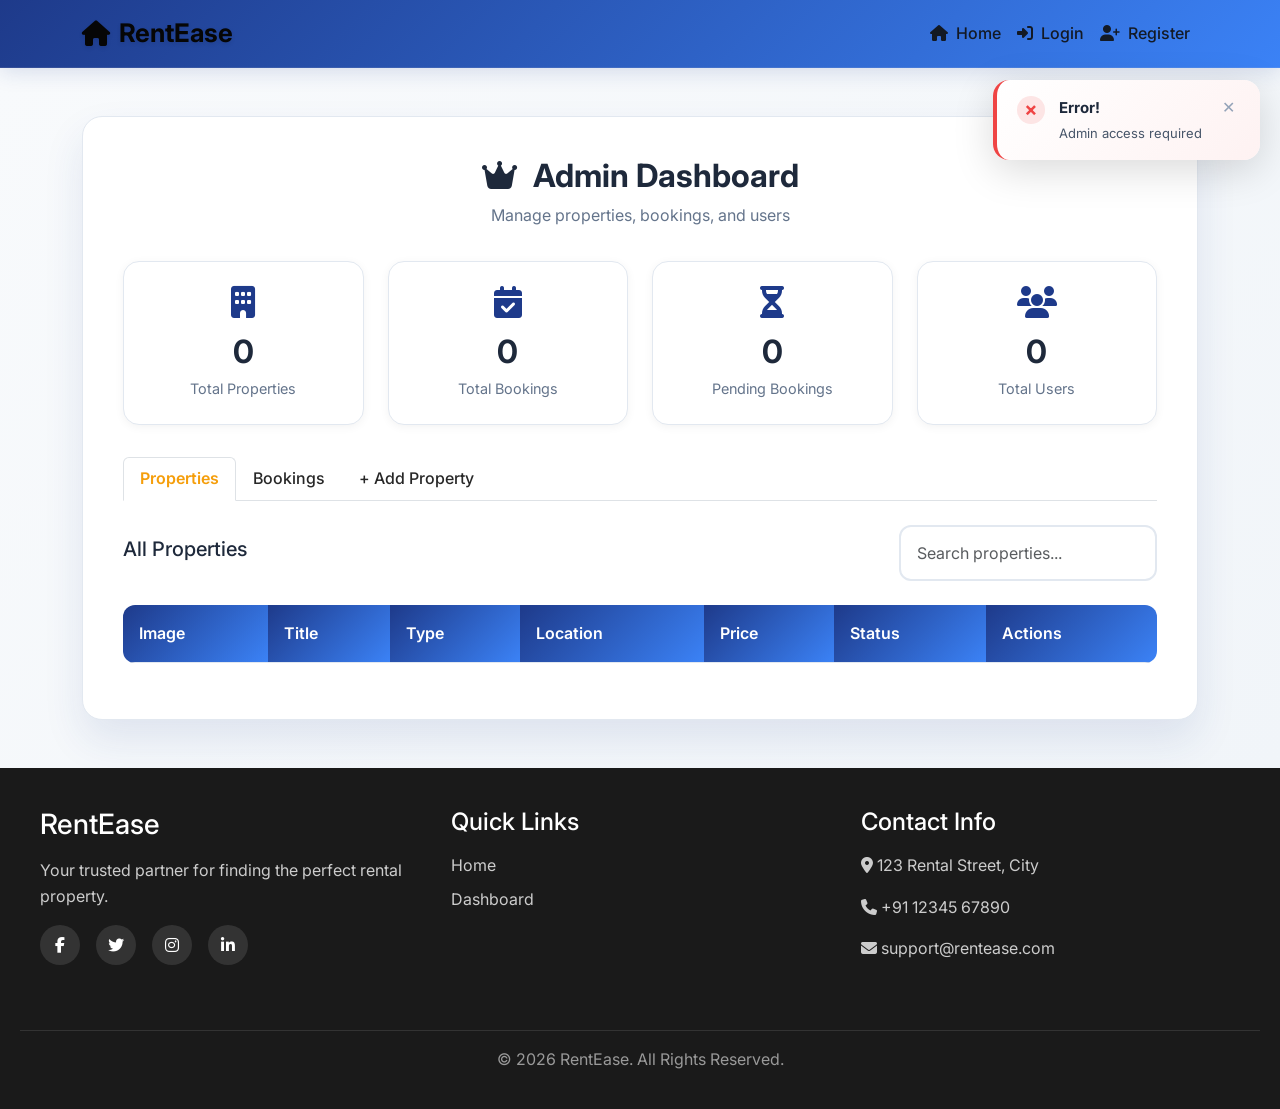
<file: frontend/admin.html>
<!DOCTYPE html>
<html lang="en">

<head>
    <meta charset="UTF-8">
    <meta name="viewport" content="width=device-width, initial-scale=1.0">
    <title>Admin Dashboard - RentEase</title>
    <link rel="preconnect" href="https://fonts.googleapis.com">
    <link rel="preconnect" href="https://fonts.gstatic.com" crossorigin>
    <link href="https://fonts.googleapis.com/css2?family=Inter:wght@300;400;500;600;700;800;900&display=swap"
        rel="stylesheet">
    <link rel="stylesheet" href="https://cdn.jsdelivr.net/npm/bootstrap@5.3.3/dist/css/bootstrap.min.css">
    <link rel="stylesheet" href="https://cdn.jsdelivr.net/npm/bootstrap-icons@1.11.0/font/bootstrap-icons.css">
    <link rel="stylesheet" href="https://cdnjs.cloudflare.com/ajax/libs/font-awesome/6.4.0/css/all.min.css">
    <link rel="stylesheet" href="css/style.css">
</head>

<body>

    <!-- Navbar -->
    <nav class="navbar navbar-expand-lg navbar-dark bg-dark">
        <div class="container">
            <a class="navbar-brand d-flex align-items-center" href="index.html">
                <i class="fas fa-home me-2"></i>
                <span>RentEase</span>
            </a>

            <button class="navbar-toggler" type="button" data-bs-toggle="collapse" data-bs-target="#navbarNav">
                <span class="navbar-toggler-icon"></span>
            </button>

            <div class="collapse navbar-collapse" id="navbarNav">
                <ul class="navbar-nav ms-auto mb-2 mb-lg-0" id="navLinks">
                    <li class="nav-item">
                        <a class="nav-link" href="index.html">
                            <i class="fas fa-home me-1"></i> Home
                        </a>
                    </li>
                </ul>
            </div>
        </div>
    </nav>

    <!-- Admin Dashboard -->
    <section class="admin-section">
        <div class="container">
            <div class="admin-card">
                <h2><i class="fas fa-crown me-2"></i> Admin Dashboard</h2>
                <p class="subtitle">Manage properties, bookings, and users</p>

                <!-- Stats -->
                <div class="stats-grid">
                    <div class="stat-card">
                        <i class="fas fa-building"></i>
                        <div class="stat-number" id="totalProperties">0</div>
                        <div class="stat-label">Total Properties</div>
                    </div>
                    <div class="stat-card">
                        <i class="fas fa-calendar-check"></i>
                        <div class="stat-number" id="totalBookings">0</div>
                        <div class="stat-label">Total Bookings</div>
                    </div>
                    <div class="stat-card">
                        <i class="fas fa-hourglass-half"></i>
                        <div class="stat-number" id="pendingBookings">0</div>
                        <div class="stat-label">Pending Bookings</div>
                    </div>
                    <div class="stat-card">
                        <i class="fas fa-users"></i>
                        <div class="stat-number" id="totalUsers">0</div>
                        <div class="stat-label">Total Users</div>
                    </div>
                </div>

                <!-- Tabs -->
                <ul class="nav nav-tabs mb-4" id="adminTabs" role="tablist">
                    <li class="nav-item">
                        <button class="nav-link active" data-bs-toggle="tab" data-bs-target="#properties"
                            type="button">Properties</button>
                    </li>
                    <li class="nav-item">
                        <button class="nav-link" data-bs-toggle="tab" data-bs-target="#bookings"
                            type="button">Bookings</button>
                    </li>
                    <li class="nav-item">
                        <button class="nav-link" data-bs-toggle="tab" data-bs-target="#addProperty" type="button">+ Add
                            Property</button>
                    </li>
                </ul>

                <div class="tab-content">
                    <!-- Properties Tab -->
                    <div class="tab-pane fade show active" id="properties">
                        <div class="d-flex justify-content-between align-items-center mb-3">
                            <h5>All Properties</h5>
                            <input type="text" id="searchProperty" class="form-control w-25"
                                placeholder="Search properties...">
                        </div>
                        <div class="table-container">
                            <table class="table">
                                <thead>
                                    <tr>
                                        <th>Image</th>
                                        <th>Title</th>
                                        <th>Type</th>
                                        <th>Location</th>
                                        <th>Price</th>
                                        <th>Status</th>
                                        <th>Actions</th>
                                    </tr>
                                </thead>
                                <tbody id="propertiesTable"></tbody>
                            </table>
                        </div>
                    </div>

                    <!-- Bookings Tab -->
                    <div class="tab-pane fade" id="bookings">
                        <div class="table-container">
                            <table class="table">
                                <thead>
                                    <tr>
                                        <th>Property</th>
                                        <th>Tenant</th>
                                        <th>Dates</th>
                                        <th>Status</th>
                                        <th>Actions</th>
                                    </tr>
                                </thead>
                                <tbody id="bookingsTable"></tbody>
                            </table>
                        </div>
                    </div>

                    <!-- Add Property Tab -->
                    <div class="tab-pane fade" id="addProperty">
                        <form id="addPropertyForm" enctype="multipart/form-data">
                            <div class="row">
                                <div class="col-md-6">
                                    <div class="form-group">
                                        <label>Title *</label>
                                        <input type="text" name="title" class="form-control" required>
                                    </div>
                                </div>
                                <div class="col-md-6">
                                    <div class="form-group">
                                        <label>Property Type *</label>
                                        <select name="type" class="form-select" required>
                                            <option value="">Select Type</option>
                                            <option value="apartment">Apartment</option>
                                            <option value="pg">PG</option>
                                            <option value="villa">Villa</option>
                                            <option value="house">House</option>
                                        </select>
                                    </div>
                                </div>
                                <div class="col-md-6">
                                    <div class="form-group">
                                        <label>Location *</label>
                                        <input type="text" name="location" class="form-control" required list="locationSuggestions">
                                        <datalist id="locationSuggestions"></datalist>
                                    </div>
                                </div>
                                <div class="col-md-6">
                                    <div class="form-group">
                                        <label>Price (₹/month) *</label>
                                        <input type="number" name="price" class="form-control" required>
                                    </div>
                                </div>
                                <div class="col-md-3">
                                    <div class="form-group">
                                        <label>Bedrooms</label>
                                        <input type="number" name="bedrooms" class="form-control" value="1">
                                    </div>
                                </div>
                                <div class="col-md-3">
                                    <div class="form-group">
                                        <label>Bathrooms</label>
                                        <input type="number" name="bathrooms" class="form-control" value="1">
                                    </div>
                                </div>
                                <div class="col-md-12">
                                    <div class="form-group">
                                        <label>Description</label>
                                        <textarea name="description" class="form-control" rows="3"></textarea>
                                    </div>
                                </div>

                                <div class="col-md-12">
                                    <div class="form-group">
                                        <label>Amenities</label>
                                        <div class="amenities-checkbox-group" id="amenitiesGroup">
                                            <div class="row">
                                                <div class="col-md-3">
                                                    <div class="checkbox-item">
                                                        <input type="checkbox" name="amenities" value="AC" id="amenity_ac">
                                                        <label for="amenity_ac">AC</label>
                                                    </div>
                                                </div>
                                                <div class="col-md-3">
                                                    <div class="checkbox-item">
                                                        <input type="checkbox" name="amenities" value="WiFi" id="amenity_wifi">
                                                        <label for="amenity_wifi">WiFi</label>
                                                    </div>
                                                </div>
                                                <div class="col-md-3">
                                                    <div class="checkbox-item">
                                                        <input type="checkbox" name="amenities" value="Parking" id="amenity_parking">
                                                        <label for="amenity_parking">Parking</label>
                                                    </div>
                                                </div>
                                                <div class="col-md-3">
                                                    <div class="checkbox-item">
                                                        <input type="checkbox" name="amenities" value="Gym" id="amenity_gym">
                                                        <label for="amenity_gym">Gym</label>
                                                    </div>
                                                </div>
                                                <div class="col-md-3">
                                                    <div class="checkbox-item">
                                                        <input type="checkbox" name="amenities" value="Pool" id="amenity_pool">
                                                        <label for="amenity_pool">Swimming Pool</label>
                                                    </div>
                                                </div>
                                                <div class="col-md-3">
                                                    <div class="checkbox-item">
                                                        <input type="checkbox" name="amenities" value="Security" id="amenity_security">
                                                        <label for="amenity_security">24/7 Security</label>
                                                    </div>
                                                </div>
                                                <div class="col-md-3">
                                                    <div class="checkbox-item">
                                                        <input type="checkbox" name="amenities" value="Lift" id="amenity_lift">
                                                        <label for="amenity_lift">Lift/Elevator</label>
                                                    </div>
                                                </div>
                                                <div class="col-md-3">
                                                    <div class="checkbox-item">
                                                        <input type="checkbox" name="amenities" value="Power Backup" id="amenity_power">
                                                        <label for="amenity_power">Power Backup</label>
                                                    </div>
                                                </div>
                                                <div class="col-md-3">
                                                    <div class="checkbox-item">
                                                        <input type="checkbox" name="amenities" value="Water Supply" id="amenity_water">
                                                        <label for="amenity_water">24/7 Water Supply</label>
                                                    </div>
                                                </div>
                                                <div class="col-md-3">
                                                    <div class="checkbox-item">
                                                        <input type="checkbox" name="amenities" value="Furnished" id="amenity_furnished">
                                                        <label for="amenity_furnished">Fully Furnished</label>
                                                    </div>
                                                </div>
                                            </div>
                                        </div>
                                        <div class="mt-2">
                                            <label>Custom Amenities</label>
                                            <div id="customAmenitiesList"></div>
                                            <button type="button" class="btn btn-sm btn-outline-primary mt-1" onclick="addCustomAmenity()">
                                                <i class="fas fa-plus-circle me-1"></i> Add Custom Amenity
                                            </button>
                                        </div>
                                    </div>
                                </div>
                                
                                <div class="col-md-6">
                                    <div class="form-group">
                                        <label>Main Image</label>
                                        <input type="file" name="main_image" accept="image/*" class="form-control">
                                        <small class="text-muted">Optional - placeholder will be used if not provided</small>
                                    </div>
                                </div>
                                
                                <div class="col-md-12">
                                    <div class="form-group">
                                        <label>Gallery Images</label>
                                        <div class="gallery-upload-container">
                                            <div id="addGalleryImagesList"></div>
                                            <button type="button" class="btn btn-outline-primary mt-2" onclick="addAddGalleryImageInput()">
                                                <i class="fas fa-plus-circle me-2"></i> Add Another Image
                                            </button>
                                        </div>
                                        <small class="text-muted">Click the button to add multiple images one by one</small>
                                    </div>
                                </div>
                            </div>
                            <button type="submit" class="btn-primary mt-3">Add Property</button>
                        </form>
                    </div>
                </div>
            </div>
        </div>
    </section>

    <!-- Edit Property Modal -->
    <div id="editModal" class="modal">
        <div class="modal-content" style="max-width: 700px;">
            <div class="modal-header">
                <h3>Edit Property</h3>
                <span class="modal-close" onclick="closeModal()">&times;</span>
            </div>
            <div class="modal-body">
                <form id="editPropertyForm" enctype="multipart/form-data">
                    <input type="hidden" id="editPropertyId" name="propertyId">
                    <div class="form-group">
                        <label>Title *</label>
                        <input type="text" id="editTitle" name="title" class="form-control" required>
                    </div>
                    <div class="form-group">
                        <label>Property Type *</label>
                        <select id="editType" name="type" class="form-select" required>
                            <option value="apartment">Apartment</option>
                            <option value="pg">PG</option>
                            <option value="villa">Villa</option>
                            <option value="house">House</option>
                        </select>
                    </div>
                    <div class="form-group">
                        <label>Location *</label>
                        <input type="text" id="editLocation" name="location" class="form-control" required list="editLocationSuggestions">
                        <datalist id="editLocationSuggestions"></datalist>
                    </div>
                    <div class="form-group">
                        <label>Price (₹/month) *</label>
                        <input type="number" id="editPrice" name="price" class="form-control" required>
                    </div>
                    <div class="row">
                        <div class="col-md-6">
                            <div class="form-group">
                                <label>Bedrooms</label>
                                <input type="number" id="editBedrooms" name="bedrooms" class="form-control">
                            </div>
                        </div>
                        <div class="col-md-6">
                            <div class="form-group">
                                <label>Bathrooms</label>
                                <input type="number" id="editBathrooms" name="bathrooms" class="form-control">
                            </div>
                        </div>
                    </div>
                    <div class="form-group">
                        <label>Description</label>
                        <textarea id="editDescription" name="description" class="form-control" rows="3"></textarea>
                    </div>
                    <div class="form-group">
                        <label>Amenities</label>
                        <div class="amenities-checkbox-group" id="editAmenitiesGroup">
                            <div class="row">
                                <div class="col-md-3">
                                    <div class="checkbox-item">
                                        <input type="checkbox" name="amenities" value="AC" id="edit_amenity_ac">
                                        <label for="edit_amenity_ac">AC</label>
                                    </div>
                                </div>
                                <div class="col-md-3">
                                    <div class="checkbox-item">
                                        <input type="checkbox" name="amenities" value="WiFi" id="edit_amenity_wifi">
                                        <label for="edit_amenity_wifi">WiFi</label>
                                    </div>
                                </div>
                                <div class="col-md-3">
                                    <div class="checkbox-item">
                                        <input type="checkbox" name="amenities" value="Parking" id="edit_amenity_parking">
                                        <label for="edit_amenity_parking">Parking</label>
                                    </div>
                                </div>
                                <div class="col-md-3">
                                    <div class="checkbox-item">
                                        <input type="checkbox" name="amenities" value="Gym" id="edit_amenity_gym">
                                        <label for="edit_amenity_gym">Gym</label>
                                    </div>
                                </div>
                                <div class="col-md-3">
                                    <div class="checkbox-item">
                                        <input type="checkbox" name="amenities" value="Pool" id="edit_amenity_pool">
                                        <label for="edit_amenity_pool">Swimming Pool</label>
                                    </div>
                                </div>
                                <div class="col-md-3">
                                    <div class="checkbox-item">
                                        <input type="checkbox" name="amenities" value="Security" id="edit_amenity_security">
                                        <label for="edit_amenity_security">24/7 Security</label>
                                    </div>
                                </div>
                                <div class="col-md-3">
                                    <div class="checkbox-item">
                                        <input type="checkbox" name="amenities" value="Lift" id="edit_amenity_lift">
                                        <label for="edit_amenity_lift">Lift/Elevator</label>
                                    </div>
                                </div>
                                <div class="col-md-3">
                                    <div class="checkbox-item">
                                        <input type="checkbox" name="amenities" value="Power Backup" id="edit_amenity_power">
                                        <label for="edit_amenity_power">Power Backup</label>
                                    </div>
                                </div>
                                <div class="col-md-3">
                                    <div class="checkbox-item">
                                        <input type="checkbox" name="amenities" value="Water Supply" id="edit_amenity_water">
                                        <label for="edit_amenity_water">24/7 Water Supply</label>
                                    </div>
                                </div>
                                <div class="col-md-3">
                                    <div class="checkbox-item">
                                        <input type="checkbox" name="amenities" value="Furnished" id="edit_amenity_furnished">
                                        <label for="edit_amenity_furnished">Fully Furnished</label>
                                    </div>
                                </div>
                            </div>
                        </div>
                        <div class="mt-2">
                            <label>Custom Amenities</label>
                            <div id="editCustomAmenitiesList"></div>
                            <button type="button" class="btn btn-sm btn-outline-primary mt-1" onclick="addEditCustomAmenity()">
                                <i class="fas fa-plus-circle me-1"></i> Add Custom Amenity
                            </button>
                        </div>
                    </div>
                    <div class="form-group">
                        <label>Current Gallery Images</label>
                        <div id="currentGallery" style="min-height: 100px;"></div>
                    </div>
                    <div class="form-group">
                        <label>Add New Gallery Images</label>
                        <div class="gallery-upload-container">
                            <div id="editGalleryImagesList"></div>
                            <button type="button" class="btn btn-outline-primary mt-2" onclick="addEditGalleryImageInput()">
                                <i class="fas fa-plus-circle me-2"></i> Add Another Image
                            </button>
                        </div>
                    </div>
                    <div class="form-group">
                        <label>New Main Image (optional)</label>
                        <input type="file" name="main_image" accept="image/*" class="form-control">
                    </div>
                    <div class="form-group">
                        <label>Availability</label>
                        <select id="editAvailable" name="available" class="form-select">
                            <option value="true">Available</option>
                            <option value="false">Not Available</option>
                        </select>
                    </div>
                    <button type="submit" class="btn-primary mt-3">Update Property</button>
                </form>
            </div>
        </div>
    </div>

    <!-- Footer -->
    <footer class="main-footer">
        <div class="footer-container">
            <div class="footer-section">
                <h3>RentEase</h3>
                <p>Your trusted partner for finding the perfect rental property.</p>
                <div class="social-links">
                    <a href="#"><i class="fab fa-facebook-f"></i></a>
                    <a href="#"><i class="fab fa-twitter"></i></a>
                    <a href="#"><i class="fab fa-instagram"></i></a>
                    <a href="#"><i class="fab fa-linkedin-in"></i></a>
                </div>
            </div>
            <div class="footer-section">
                <h4>Quick Links</h4>
                <ul>
                    <li><a href="index.html">Home</a></li>
                    <li><a href="admin.html">Dashboard</a></li>
                </ul>
            </div>
            <div class="footer-section">
                <h4>Contact Info</h4>
                <p><i class="fas fa-map-marker-alt"></i> 123 Rental Street, City</p>
                <p><i class="fas fa-phone"></i> +91 12345 67890</p>
                <p><i class="fas fa-envelope"></i> support@rentease.com</p>
            </div>
        </div>
        <div class="footer-bottom">
            <p>&copy; <span id="currentYear"></span> RentEase. All Rights Reserved.</p>
        </div>
    </footer>

    <script>
        document.getElementById('currentYear').innerHTML = new Date().getFullYear();
    </script>
    <script src="https://cdn.jsdelivr.net/npm/bootstrap@5.3.3/dist/js/bootstrap.bundle.min.js"></script>
    <script src="js/toast.js"></script>
    <script src="js/auth.js"></script>
    <script src="js/admin.js"></script>
</body>

</html>
</file>
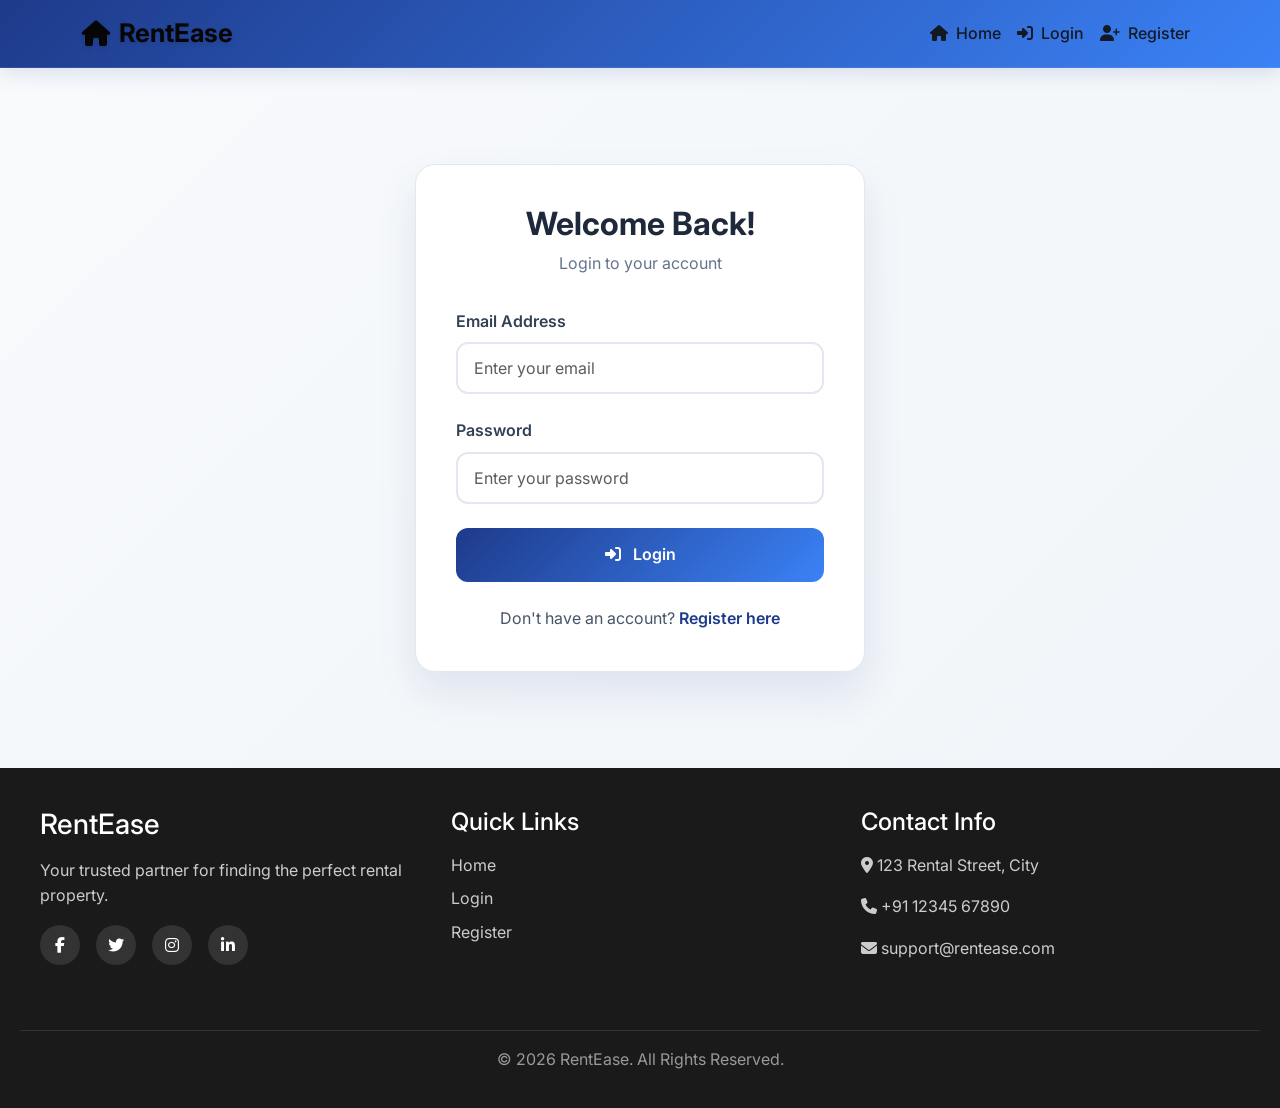
<file: frontend/dashboard.html>
<!DOCTYPE html>
<html lang="en">

<head>
    <meta charset="UTF-8">
    <meta name="viewport" content="width=device-width, initial-scale=1.0">
    <title>My Dashboard - RentEase</title>
    <link rel="preconnect" href="https://fonts.googleapis.com">
    <link rel="preconnect" href="https://fonts.gstatic.com" crossorigin>
    <link href="https://fonts.googleapis.com/css2?family=Inter:wght@300;400;500;600;700;800;900&display=swap"
        rel="stylesheet">
    <link rel="stylesheet" href="https://cdn.jsdelivr.net/npm/bootstrap@5.3.3/dist/css/bootstrap.min.css">
    <link rel="stylesheet" href="https://cdn.jsdelivr.net/npm/bootstrap-icons@1.11.0/font/bootstrap-icons.css">
    <link rel="stylesheet" href="https://cdnjs.cloudflare.com/ajax/libs/font-awesome/6.4.0/css/all.min.css">
    <link rel="stylesheet" href="css/style.css">
    <style>
        .property-detail-modal .modal-dialog {
            max-width: 900px;
        }

        .property-image-large {
            width: 100%;
            height: 300px;
            object-fit: cover;
            border-radius: 12px;
        }

        .booking-form-side {
            background: #f8fafc;
            padding: 1.5rem;
            border-radius: 12px;
            position: sticky;
            top: 20px;
        }

        .amenities-list {
            display: flex;
            flex-wrap: wrap;
            gap: 0.5rem;
            margin: 1rem 0;
        }

        .amenity-badge {
            background: #e2e8f0;
            padding: 0.25rem 0.75rem;
            border-radius: 20px;
            font-size: 0.85rem;
        }
    </style>
</head>

<body>

    <!-- Navbar -->
    <nav class="navbar navbar-expand-lg navbar-dark bg-dark">
        <div class="container">
            <a class="navbar-brand d-flex align-items-center" href="index.html">
                <i class="fas fa-home me-2"></i>
                <span>RentEase</span>
            </a>

            <button class="navbar-toggler" type="button" data-bs-toggle="collapse" data-bs-target="#navbarNav">
                <span class="navbar-toggler-icon"></span>
            </button>

            <div class="collapse navbar-collapse" id="navbarNav">
                <ul class="navbar-nav ms-auto mb-2 mb-lg-0" id="navLinks">
                    <li class="nav-item">
                        <a class="nav-link" href="index.html">
                            <i class="fas fa-home me-1"></i> Home
                        </a>
                    </li>
                    
                </ul>
            </div>
        </div>
    </nav>


    <!-- Dashboard -->
    <section class="dashboard-section">
        <div class="container">
            <div class="dashboard-card">
                <h2><i class="fas fa-user-circle me-2"></i> My Dashboard</h2>
                <p class="subtitle" id="welcomeMessage">Welcome back!</p>

                <!-- Stats -->
                <div class="stats-grid">
                    <div class="stat-card">
                        <i class="fas fa-building"></i>
                        <div class="stat-number" id="totalAvailable">0</div>
                        <div class="stat-label">Available Properties</div>
                    </div>
                    <div class="stat-card">
                        <i class="fas fa-calendar-check"></i>
                        <div class="stat-number" id="myBookings">0</div>
                        <div class="stat-label">My Bookings</div>
                    </div>
                    <div class="stat-card">
                        <i class="fas fa-hourglass-half"></i>
                        <div class="stat-number" id="pendingBookings">0</div>
                        <div class="stat-label">Pending Requests</div>
                    </div>
                </div>

                <!-- Tabs -->
                <ul class="nav nav-tabs mb-4" id="dashboardTabs" role="tablist">
                    <li class="nav-item">
                        <button class="nav-link active" data-bs-toggle="tab" data-bs-target="#available"
                            type="button">Available Properties</button>
                    </li>
                    <li class="nav-item">
                        <button class="nav-link" data-bs-toggle="tab" data-bs-target="#myBookingsList" type="button">My
                            Bookings</button>
                    </li>
                </ul>

                <div class="tab-content">
                    <!-- Available Properties Tab -->
                    <div class="tab-pane fade show active" id="available">
                        <input type="text" id="searchProperty" class="form-control mb-3"
                            placeholder="Search properties...">
                        <div id="propertiesGrid" class="property-grid"></div>
                    </div>

                    <!-- My Bookings Tab -->
                    <div class="tab-pane fade" id="myBookingsList">
                        <div class="table-container">
                            <table class="table">
                                <thead>
                                    <tr>
                                        <th>Property</th>
                                        <th>Location</th>
                                        <th>Visit Date</th>
                                        <th>Message</th>
                                        <th>Status</th>
                                        <th>Requested On</th>
                                    </tr>
                                </thead>
                                <tbody id="bookingsTable"></tbody>
                            </table>
                        </div>
                    </div>
                </div>
            </div>
        </div>
    </section>

    <!-- Property Details Modal - Unified -->
    <div id="propertyModal" class="modal property-detail-modal">
        <div class="modal-content">
            <div class="modal-header">
                <h3 id="modalTitle">
                    <i class="fas fa-building me-2"></i>
                    <span>Property Details</span>
                </h3>
                <button class="modal-close" onclick="closePropertyModal()">
                    <i class="fas fa-times"></i>
                </button>
            </div>
            <div class="modal-body">
                <div class="row">
                    <!-- Left Column - Property Details -->
                    <div class="col-lg-7 col-md-12">
                        <!-- Main Image -->
                        <img id="modalImage" src="" alt="Property" class="property-image-large">

                        <!-- Property Info -->
                        <div class="mt-4">
                            <h2 id="modalPropertyTitle" style="color: var(--primary-color);"></h2>
                            <p class="text-muted">
                                <i class="fas fa-map-marker-alt me-2"></i>
                                <span id="modalLocation"></span>
                            </p>

                            <div class="row mt-3">
                                <div class="col-4">
                                    <div class="text-center p-3 bg-light rounded">
                                        <i class="fas fa-bed fa-2x text-primary"></i>
                                        <p class="mt-2 mb-0"><strong id="modalBedrooms"></strong> Bedrooms</p>
                                    </div>
                                </div>
                                <div class="col-4">
                                    <div class="text-center p-3 bg-light rounded">
                                        <i class="fas fa-bath fa-2x text-primary"></i>
                                        <p class="mt-2 mb-0"><strong id="modalBathrooms"></strong> Bathrooms</p>
                                    </div>
                                </div>
                                <div class="col-4">
                                    <div class="text-center p-3 bg-light rounded">
                                        <i class="fas fa-rupee-sign fa-2x text-primary"></i>
                                        <p class="mt-2 mb-0"><strong>₹<span id="modalPrice"></span></strong>/month</p>
                                    </div>
                                </div>
                            </div>

                            <div class="mt-4">
                                <div class="d-flex justify-content-between align-items-start mb-3">
                                    <h2 id="modalPropertyTitle" style="color: var(--primary-color); margin: 0;"></h2>
                                    <div id="availabilityStatus"></div>
                                </div>
                                <p class="text-muted">
                                    <i class="fas fa-map-marker-alt me-2"></i>
                                    <span id="modalLocation"></span>
                                </p>
                            </div>

                            <!-- Amenities -->
                            <div class="mt-4">
                                <h5><i class="fas fa-tags me-2"></i> Amenities</h5>
                                <div class="amenities-list" id="modalAmenities"></div>
                            </div>

                            <!-- Description -->
                            <div class="mt-4">
                                <h5><i class="fas fa-align-left me-2"></i> Description</h5>
                                <p id="modalDescription" style="line-height: 1.8;"></p>
                            </div>
                        </div>
                    </div>

                    <!-- Right Column - Booking Form -->
                    <div class="col-lg-5 col-md-12">
                        <div class="booking-form-side">
                            <h5><i class="fas fa-calendar-alt me-2"></i> Request a Visit</h5>
                            <form id="bookingRequestForm">
                                <input type="hidden" id="bookingPropertyId">

                                <div class="form-group">
                                    <label><i class="fas fa-calendar-day me-1"></i> Preferred Visit Date *</label>
                                    <input type="date" id="visitDate" class="form-control" required>
                                </div>

                                <div class="form-group">
                                    <label><i class="fas fa-clock me-1"></i> Preferred Visit Time *</label>
                                    <div class="row">
                                        <div class="col-5">
                                            <select id="visitTimeHour" class="form-select" required>
                                                <option value="">Hour</option>
                                                <option value="01">01</option>
                                                <option value="02">02</option>
                                                <option value="03">03</option>
                                                <option value="04">04</option>
                                                <option value="05">05</option>
                                                <option value="06">06</option>
                                                <option value="07">07</option>
                                                <option value="08">08</option>
                                                <option value="09">09</option>
                                                <option value="10">10</option>
                                                <option value="11">11</option>
                                                <option value="12">12</option>
                                            </select>
                                        </div>
                                        <div class="col-4">
                                            <select id="visitTimeMinute" class="form-select" required>
                                                <option value="">Min</option>
                                                <option value="00">00</option>
                                                <option value="15">15</option>
                                                <option value="30">30</option>
                                                <option value="45">45</option>
                                            </select>
                                        </div>
                                        <div class="col-3">
                                            <select id="visitTimeAmPm" class="form-select">
                                                <option value="AM">AM</option>
                                                <option value="PM">PM</option>
                                            </select>
                                        </div>
                                    </div>
                                </div>

                                <div class="form-group">
                                    <label><i class="fas fa-comment me-1"></i> Message to Owner</label>
                                    <textarea id="visitMessage" class="form-control" rows="4"
                                        placeholder="Any specific questions or requirements?&#10;Example:&#10;- Is parking available?&#10;- What about water supply?&#10;- Nearby amenities?"></textarea>
                                </div>

                                <button type="submit" class="btn-primary mt-3">
                                    <i class="fas fa-paper-plane me-2"></i> Send Visit Request
                                </button>
                            </form>

                            <hr class="my-4">

                            <div class="text-center">
                                <small class="text-muted">
                                    <i class="fas fa-shield-alt me-1"></i>
                                    Your request will be reviewed by the property owner
                                </small>
                            </div>
                        </div>
                    </div>
                </div>
            </div>
        </div>
    </div>

    <!-- Footer -->
    <footer class="main-footer">
        <div class="footer-container">
            <div class="footer-section">
                <h3>RentEase</h3>
                <p>Your trusted partner for finding the perfect rental property.</p>
                <div class="social-links">
                    <a href="#"><i class="fab fa-facebook-f"></i></a>
                    <a href="#"><i class="fab fa-twitter"></i></a>
                    <a href="#"><i class="fab fa-instagram"></i></a>
                    <a href="#"><i class="fab fa-linkedin-in"></i></a>
                </div>
            </div>
            <div class="footer-section">
                <h4>Quick Links</h4>
                <ul>
                    <li><a href="index.html">Home</a></li>
                    <li><a href="dashboard.html">Dashboard</a></li>
                </ul>
            </div>
            <div class="footer-section">
                <h4>Contact Info</h4>
                <p><i class="fas fa-map-marker-alt"></i> 123 Rental Street, City</p>
                <p><i class="fas fa-phone"></i> +91 12345 67890</p>
                <p><i class="fas fa-envelope"></i> support@rentease.com</p>
            </div>
        </div>
        <div class="footer-bottom">
            <p>&copy; <span id="currentYear"></span> RentEase. All Rights Reserved.</p>
        </div>

        <script>
            document.getElementById('currentYear').innerHTML = new Date().getFullYear();
        </script>
    </footer>

    <script src="https://cdn.jsdelivr.net/npm/bootstrap@5.3.3/dist/js/bootstrap.bundle.min.js"></script>
    <script src="js/toast.js"></script>
    <script src="js/auth.js"></script>
    <script src="js/booking-modal.js"></script>
    <script src="js/dashboard.js"></script>
</body>

</html>
</file>
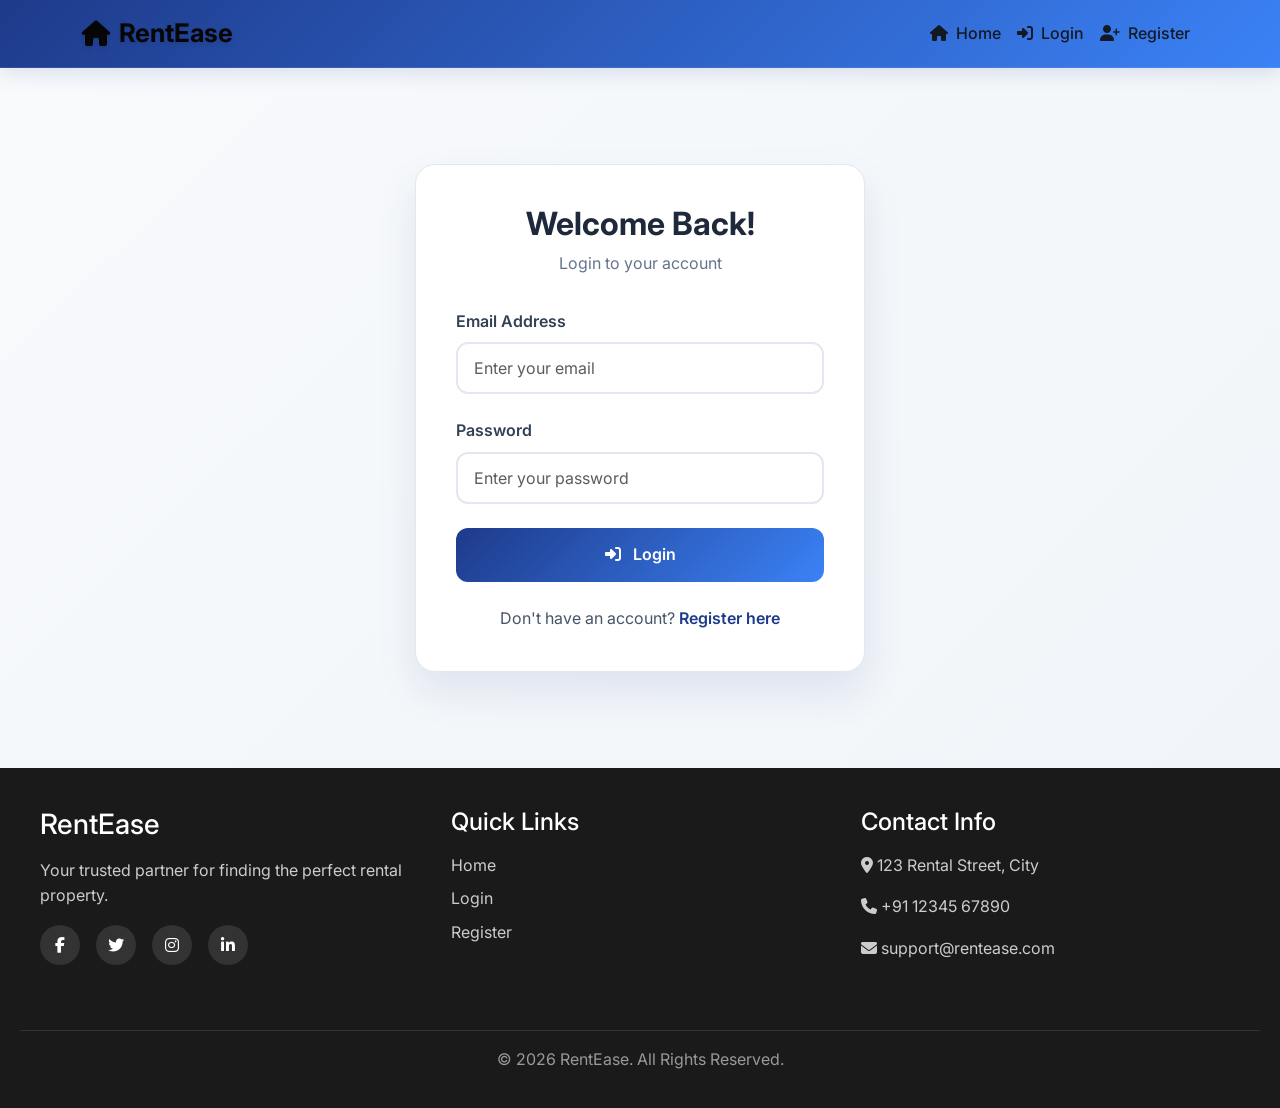
<file: frontend/login.html>
<!DOCTYPE html>
<html lang="en">

<head>
  <meta charset="UTF-8">
  <meta name="viewport" content="width=device-width, initial-scale=1.0">
  <title>Login - RentEase</title>
  <link rel="preconnect" href="https://fonts.googleapis.com">
  <link rel="preconnect" href="https://fonts.gstatic.com" crossorigin>
  <link href="https://fonts.googleapis.com/css2?family=Inter:wght@300;400;500;600;700;800;900&display=swap" rel="stylesheet">
  <link rel="stylesheet" href="https://cdn.jsdelivr.net/npm/bootstrap@5.3.3/dist/css/bootstrap.min.css">
  <link rel="stylesheet" href="https://cdn.jsdelivr.net/npm/bootstrap-icons@1.11.0/font/bootstrap-icons.css">
  <link rel="stylesheet" href="https://cdnjs.cloudflare.com/ajax/libs/font-awesome/6.4.0/css/all.min.css">
  <link rel="stylesheet" href="css/style.css">
  <style>
    .login-section {
      min-height: calc(100vh - 200px);
      display: flex;
      align-items: center;
      justify-content: center;
      padding: 3rem 1rem;
      background: linear-gradient(135deg, var(--neutral-50) 0%, var(--neutral-100) 100%);
    }
    
    .login-card {
      background: white;
      border-radius: 20px;
      box-shadow: 0 20px 40px rgba(30, 58, 138, 0.1);
      padding: 2.5rem;
      max-width: 450px;
      width: 100%;
      border: 1px solid var(--neutral-200);
    }
    
    .login-card h2 {
      color: var(--neutral-800);
      font-weight: 700;
      margin-bottom: 0.5rem;
      text-align: center;
    }
    
    .login-card .subtitle {
      text-align: center;
      color: var(--neutral-500);
      margin-bottom: 2rem;
    }
    
    .form-group {
      margin-bottom: 1.5rem;
    }
    
    .form-group label {
      display: block;
      margin-bottom: 0.5rem;
      font-weight: 600;
      color: var(--neutral-700);
    }
    
    .form-control {
      width: 100%;
      padding: 0.75rem 1rem;
      border: 2px solid var(--neutral-200);
      border-radius: 12px;
      font-size: 1rem;
      transition: all 0.3s ease;
    }
    
    .form-control:focus {
      border-color: var(--primary-color);
      outline: none;
      box-shadow: 0 0 0 3px rgba(30, 58, 138, 0.1);
    }
    
    .btn-login {
      width: 100%;
      background: var(--gradient-primary);
      color: white;
      border: none;
      padding: 0.875rem;
      border-radius: 12px;
      font-weight: 600;
      font-size: 1rem;
      cursor: pointer;
      transition: all 0.3s ease;
    }
    
    .btn-login:hover {
      transform: translateY(-2px);
      box-shadow: 0 8px 25px rgba(30, 58, 138, 0.3);
    }
    
    .register-link {
      text-align: center;
      margin-top: 1.5rem;
      color: var(--neutral-600);
    }
    
    .register-link a {
      color: var(--primary-color);
      text-decoration: none;
      font-weight: 600;
    }
    
    .register-link a:hover {
      text-decoration: underline;
    }
    
    .demo-credentials {
      background: var(--neutral-50);
      padding: 1rem;
      border-radius: 12px;
      margin-top: 1.5rem;
      font-size: 0.85rem;
      border: 1px solid var(--neutral-200);
    }
    
    .demo-credentials p {
      margin: 0.25rem 0;
      color: var(--neutral-600);
    }
    
    .demo-credentials strong {
      color: var(--primary-color);
    }
  </style>
</head>

<body>

    <!-- Navbar -->
    <nav class="navbar navbar-expand-lg navbar-dark bg-dark">
        <div class="container">
            <a class="navbar-brand d-flex align-items-center" href="index.html">
                <i class="fas fa-home me-2"></i>
                <span>RentEase</span>
            </a>

            <button class="navbar-toggler" type="button" data-bs-toggle="collapse" data-bs-target="#navbarNav">
                <span class="navbar-toggler-icon"></span>
            </button>

            <div class="collapse navbar-collapse" id="navbarNav">
                <ul class="navbar-nav ms-auto mb-2 mb-lg-0" id="navLinks">
                    <li class="nav-item">
                        <a class="nav-link" href="index.html">
                            <i class="fas fa-home me-1"></i> Home
                        </a>
                    </li>
                    
                </ul>
            </div>
        </div>
    </nav>


  <!-- Login Section -->
  <section class="login-section">
    <div class="login-card">
      <h2>Welcome Back!</h2>
      <p class="subtitle">Login to your account</p>
      
      <form id="loginForm">
        <div class="form-group">
          <label for="email">Email Address</label>
          <input type="email" id="email" class="form-control" placeholder="Enter your email" required>
        </div>
        
        <div class="form-group">
          <label for="password">Password</label>
          <input type="password" id="password" class="form-control" placeholder="Enter your password" required>
        </div>
        
        <button type="submit" class="btn-login">
          <i class="fas fa-sign-in-alt me-2"></i> Login
        </button>
      </form>
      
      <div class="register-link">
        Don't have an account? <a href="register.html">Register here</a>
      </div>
      
    </div>
  </section>

  <!-- Footer -->
  <footer class="main-footer">
    <div class="footer-container">
      <div class="footer-section">
        <h3>RentEase</h3>
        <p>Your trusted partner for finding the perfect rental property.</p>
        <div class="social-links">
          <a href="#"><i class="fab fa-facebook-f"></i></a>
          <a href="#"><i class="fab fa-twitter"></i></a>
          <a href="#"><i class="fab fa-instagram"></i></a>
          <a href="#"><i class="fab fa-linkedin-in"></i></a>
        </div>
      </div>
      <div class="footer-section">
        <h4>Quick Links</h4>
        <ul>
          <li><a href="index.html">Home</a></li>
          <li><a href="login.html">Login</a></li>
          <li><a href="register.html">Register</a></li>
        </ul>
      </div>
      <div class="footer-section">
        <h4>Contact Info</h4>
        <p><i class="fas fa-map-marker-alt"></i> 123 Rental Street, City</p>
        <p><i class="fas fa-phone"></i> +91 12345 67890</p>
        <p><i class="fas fa-envelope"></i> support@rentease.com</p>
      </div>
    </div>
        <div class="footer-bottom">
            <p>&copy; <span id="currentYear"></span> RentEase. All Rights Reserved.</p>
        </div>

        <script>
            document.getElementById('currentYear').innerHTML = new Date().getFullYear();
        </script>
  </footer>

  <script src="https://cdn.jsdelivr.net/npm/bootstrap@5.3.3/dist/js/bootstrap.bundle.min.js"></script>
  <script src="js/toast.js"></script>
  <script src="js/auth.js"></script>
    <script src="js/main.js"></script>
  <script>
    document.getElementById('loginForm').addEventListener('submit', (e) => {
      e.preventDefault();
      const email = document.getElementById('email').value;
      const password = document.getElementById('password').value;
      handleLogin(email, password);
    });
  </script>
</body>

</html>
</file>
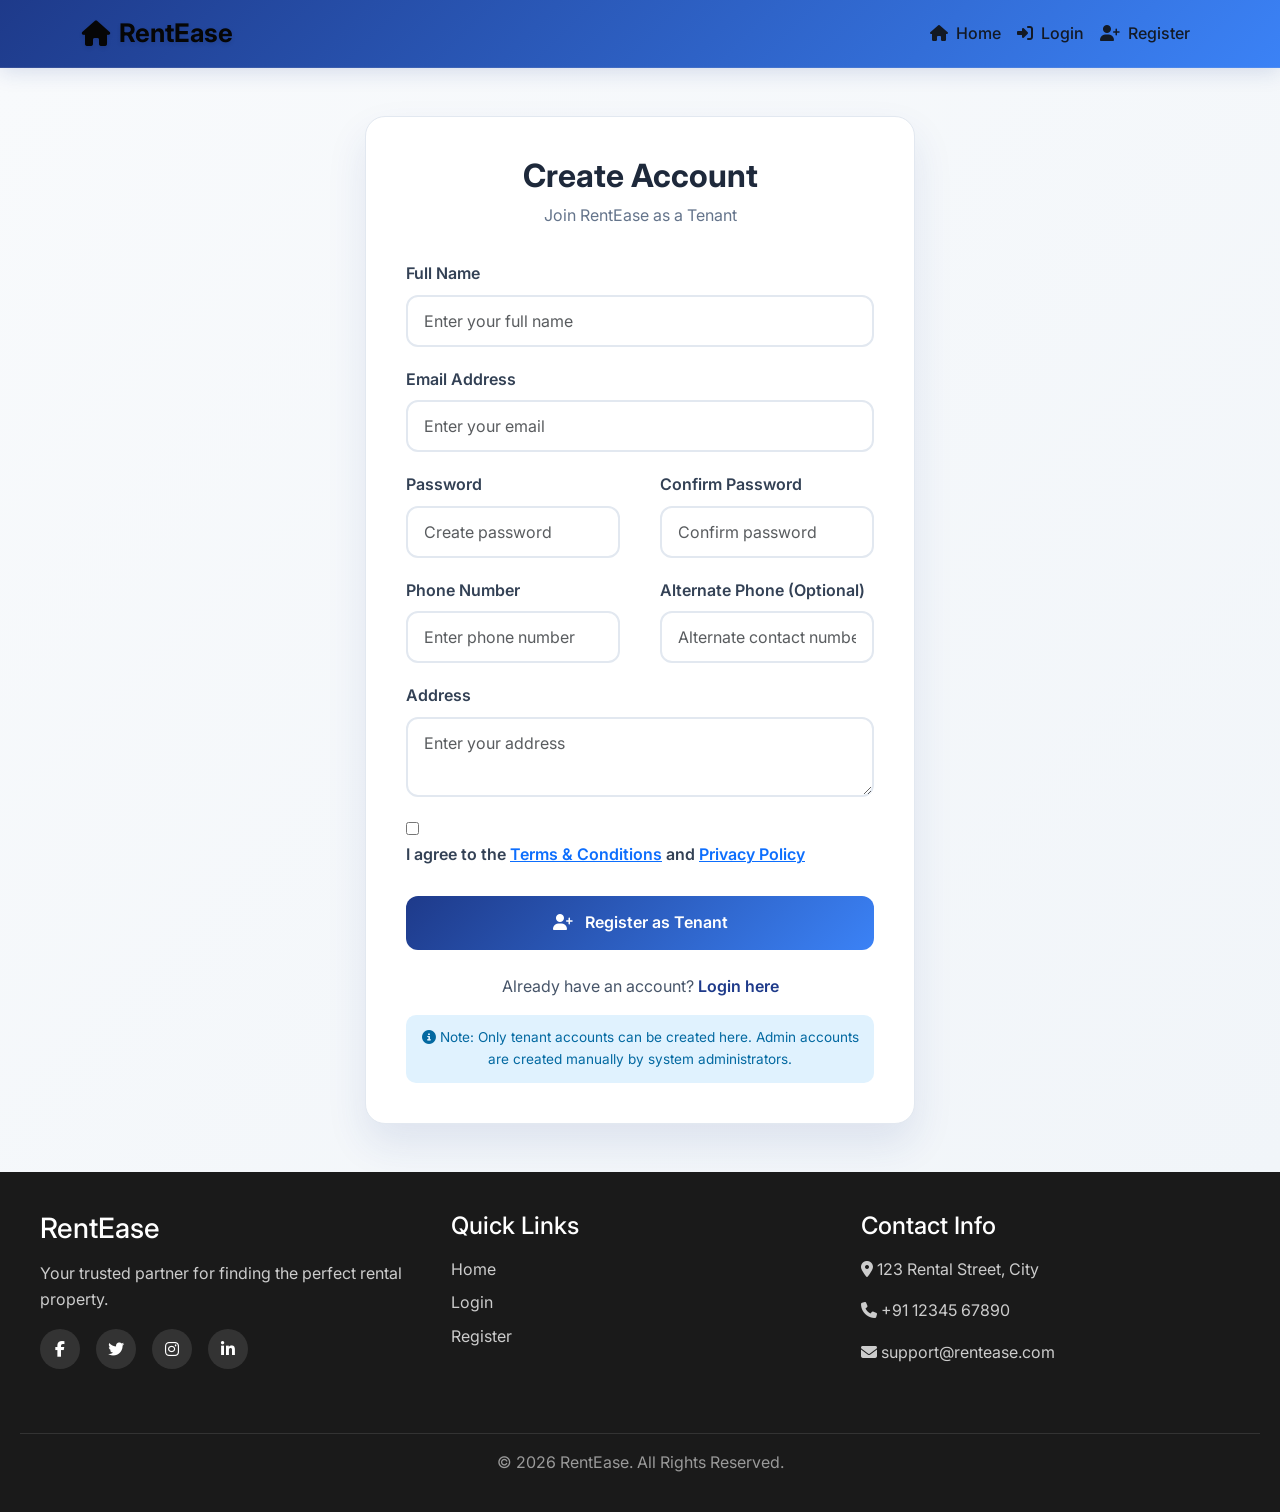
<file: frontend/register.html>
<!DOCTYPE html>
<html lang="en">

<head>
  <meta charset="UTF-8">
  <meta name="viewport" content="width=device-width, initial-scale=1.0">
  <title>Register - RentEase</title>
  <link rel="preconnect" href="https://fonts.googleapis.com">
  <link rel="preconnect" href="https://fonts.gstatic.com" crossorigin>
  <link href="https://fonts.googleapis.com/css2?family=Inter:wght@300;400;500;600;700;800;900&display=swap"
    rel="stylesheet">
  <link rel="stylesheet" href="https://cdn.jsdelivr.net/npm/bootstrap@5.3.3/dist/css/bootstrap.min.css">
  <link rel="stylesheet" href="https://cdn.jsdelivr.net/npm/bootstrap-icons@1.11.0/font/bootstrap-icons.css">
  <link rel="stylesheet" href="https://cdnjs.cloudflare.com/ajax/libs/font-awesome/6.4.0/css/all.min.css">
  <link rel="stylesheet" href="css/style.css">
  <style>
    .register-section {
      min-height: calc(100vh - 200px);
      display: flex;
      align-items: center;
      justify-content: center;
      padding: 3rem 1rem;
      background: linear-gradient(135deg, var(--neutral-50) 0%, var(--neutral-100) 100%);
    }

    .register-card {
      background: white;
      border-radius: 20px;
      box-shadow: 0 20px 40px rgba(30, 58, 138, 0.1);
      padding: 2.5rem;
      max-width: 550px;
      width: 100%;
      border: 1px solid var(--neutral-200);
    }

    .register-card h2 {
      color: var(--neutral-800);
      font-weight: 700;
      margin-bottom: 0.5rem;
      text-align: center;
    }

    .register-card .subtitle {
      text-align: center;
      color: var(--neutral-500);
      margin-bottom: 2rem;
    }

    .form-group {
      margin-bottom: 1.25rem;
    }

    .form-group label {
      display: block;
      margin-bottom: 0.5rem;
      font-weight: 600;
      color: var(--neutral-700);
    }

    .form-control,
    .form-select {
      width: 100%;
      padding: 0.75rem 1rem;
      border: 2px solid var(--neutral-200);
      border-radius: 12px;
      font-size: 1rem;
      transition: all 0.3s ease;
    }

    .form-control:focus,
    .form-select:focus {
      border-color: var(--primary-color);
      outline: none;
      box-shadow: 0 0 0 3px rgba(30, 58, 138, 0.1);
    }

    .btn-register {
      width: 100%;
      background: var(--gradient-primary);
      color: white;
      border: none;
      padding: 0.875rem;
      border-radius: 12px;
      font-weight: 600;
      font-size: 1rem;
      cursor: pointer;
      transition: all 0.3s ease;
      margin-top: 0.5rem;
    }

    .btn-register:hover {
      transform: translateY(-2px);
      box-shadow: 0 8px 25px rgba(30, 58, 138, 0.3);
    }

    .login-link {
      text-align: center;
      margin-top: 1.5rem;
      color: var(--neutral-600);
    }

    .login-link a {
      color: var(--primary-color);
      text-decoration: none;
      font-weight: 600;
    }

    .login-link a:hover {
      text-decoration: underline;
    }

    .info-note {
      background: #e0f2fe;
      padding: 0.75rem;
      border-radius: 10px;
      margin-top: 1rem;
      font-size: 0.85rem;
      color: #0369a1;
      text-align: center;
    }

    .row {
      display: flex;
      gap: 1rem;
    }

    .row .form-group {
      flex: 1;
    }

    @media (max-width: 768px) {
      .row {
        flex-direction: column;
        gap: 0;
      }
    }
  </style>
</head>

<body>

    <!-- Navbar -->
    <nav class="navbar navbar-expand-lg navbar-dark bg-dark">
        <div class="container">
            <a class="navbar-brand d-flex align-items-center" href="index.html">
                <i class="fas fa-home me-2"></i>
                <span>RentEase</span>
            </a>

            <button class="navbar-toggler" type="button" data-bs-toggle="collapse" data-bs-target="#navbarNav">
                <span class="navbar-toggler-icon"></span>
            </button>

            <div class="collapse navbar-collapse" id="navbarNav">
                <ul class="navbar-nav ms-auto mb-2 mb-lg-0" id="navLinks">
                    <li class="nav-item">
                        <a class="nav-link" href="index.html">
                            <i class="fas fa-home me-1"></i> Home
                        </a>
                    </li>
                    
                </ul>
            </div>
        </div>
    </nav>


  <!-- Register Section -->
  <section class="register-section">
    <div class="register-card">
      <h2>Create Account</h2>
      <p class="subtitle">Join RentEase as a Tenant</p>

      <form id="registerForm">
        <div class="form-group">
          <label for="name">Full Name</label>
          <input type="text" id="name" class="form-control" placeholder="Enter your full name" required>
        </div>

        <div class="form-group">
          <label for="email">Email Address</label>
          <input type="email" id="email" class="form-control" placeholder="Enter your email" required>
        </div>

        <div class="row">
          <div class="form-group">
            <label for="password">Password</label>
            <input type="password" id="password" class="form-control" placeholder="Create password" required>
          </div>

          <div class="form-group">
            <label for="confirmPassword">Confirm Password</label>
            <input type="password" id="confirmPassword" class="form-control" placeholder="Confirm password" required>
          </div>
        </div>

        <div class="row">
          <div class="form-group">
            <label for="phone">Phone Number</label>
            <input type="tel" id="phone" class="form-control" placeholder="Enter phone number" required>
          </div>

          <div class="form-group">
            <label for="alternatePhone">Alternate Phone (Optional)</label>
            <input type="tel" id="alternatePhone" class="form-control" placeholder="Alternate contact number">
          </div>
        </div>

        <div class="form-group">
          <label for="address">Address</label>
          <textarea id="address" class="form-control" rows="2" placeholder="Enter your address"></textarea>
        </div>

        <div class="form-group">
          <div class="terms-checkbox">
            <input type="checkbox" id="termsCheckbox" required>
            <label for="termsCheckbox" class="terms-label">
              I agree to the <a href="#" data-bs-toggle="modal" data-bs-target="#termsModal">Terms & Conditions</a> and
              <a href="#" data-bs-toggle="modal" data-bs-target="#privacyModal">Privacy Policy</a>
            </label>
          </div>
        </div>

        <button type="submit" class="btn-register" id="registerBtn">
          <i class="fas fa-user-plus me-2"></i> Register as Tenant
        </button>

        <div class="login-link">
          Already have an account? <a href="login.html">Login here</a>
        </div>

        <div class="info-note">
          <i class="fas fa-info-circle"></i> Note: Only tenant accounts can be created here.
          Admin accounts are created manually by system administrators.
        </div>
    </div>
  </section>

  <!-- Footer -->
  <footer class="main-footer">
    <div class="footer-container">
      <div class="footer-section">
        <h3>RentEase</h3>
        <p>Your trusted partner for finding the perfect rental property.</p>
        <div class="social-links">
          <a href="#"><i class="fab fa-facebook-f"></i></a>
          <a href="#"><i class="fab fa-twitter"></i></a>
          <a href="#"><i class="fab fa-instagram"></i></a>
          <a href="#"><i class="fab fa-linkedin-in"></i></a>
        </div>
      </div>
      <div class="footer-section">
        <h4>Quick Links</h4>
        <ul>
          <li><a href="index.html">Home</a></li>
          <li><a href="login.html">Login</a></li>
          <li><a href="register.html">Register</a></li>
        </ul>
      </div>
      <div class="footer-section">
        <h4>Contact Info</h4>
        <p><i class="fas fa-map-marker-alt"></i> 123 Rental Street, City</p>
        <p><i class="fas fa-phone"></i> +91 12345 67890</p>
        <p><i class="fas fa-envelope"></i> support@rentease.com</p>
      </div>
    </div>
    <div class="footer-bottom">
      <p>&copy; <span id="currentYear"></span> RentEase. All Rights Reserved.</p>
    </div>

    <script>
      document.getElementById('currentYear').innerHTML = new Date().getFullYear();
    </script>
  </footer>

  <script src="https://cdn.jsdelivr.net/npm/bootstrap@5.3.3/dist/js/bootstrap.bundle.min.js"></script>
  <script src="js/toast.js"></script>
  <script src="js/auth.js"></script>
  <script>
    document.getElementById('registerForm').addEventListener('submit', (e) => {
      e.preventDefault();

      const password = document.getElementById('password').value;
      const confirmPassword = document.getElementById('confirmPassword').value;

      if (password !== confirmPassword) {
        alert('Passwords do not match!');
        return;
      }

      const userData = {
        name: document.getElementById('name').value,
        email: document.getElementById('email').value,
        password: password,
        phone: document.getElementById('phone').value,
        alternate_phone: document.getElementById('alternatePhone').value,
        address: document.getElementById('address').value,
        role: 'tenant'  // Force role to tenant only
      };

      handleRegister(userData);
    });
  </script>
</body>

</html>
</file>
<file: frontend/css/style.css>
:root {
  --primary-color: #1e3a8a;
  --primary-light: #3b82f6;
  --primary-dark: #1e40af;
  
  --secondary-color: #d97706;
  --secondary-light: #f59e0b;
  --secondary-dark: #b45309;
  
  --neutral-50: #f8fafc;
  --neutral-100: #f1f5f9;
  --neutral-200: #e2e8f0;
  --neutral-300: #cbd5e1;
  --neutral-400: #94a3b8;
  --neutral-500: #64748b;
  --neutral-600: #475569;
  --neutral-700: #334155;
  --neutral-800: #1e293b;
  --neutral-900: #0f172a;
  
  --success-color: #059669;
  --warning-color: #d97706;
  --danger-color: #dc2626;
  --info-color: #0891b2;
  
  --gradient-primary: linear-gradient(135deg, #1e3a8a 0%, #3b82f6 100%);
  --gradient-secondary: linear-gradient(135deg, #d97706 0%, #f59e0b 100%);
  --gradient-hero: linear-gradient(135deg, #1e3a8a 0%, #1e40af 50%, #3b82f6 100%);
  --gradient-card: linear-gradient(145deg, #ffffff 0%, #f8fafc 100%);
}

* {
  margin: 0;
  padding: 0;
  box-sizing: border-box;
}

body {
  font-family: 'Inter', 'Segoe UI', Tahoma, Geneva, Verdana, sans-serif;
  display: flex;
  flex-direction: column;
  min-height: 100vh;
  background: var(--neutral-50);
  color: var(--neutral-800);
  line-height: 1.6;
}

main {
  flex: 1;
}

body, .navbar, .card, .auth-card, 
.modal-content, .property-management-card, .booking-card {
  transition: all 0.3s ease;
}

/* ===== NAVBAR STYLES ===== */
.navbar {
  background: var(--gradient-primary) !important;
  box-shadow: 0 4px 20px rgba(30, 58, 138, 0.15);
  border-bottom: 1px solid rgba(255, 255, 255, 0.1);
  backdrop-filter: blur(10px);
  position: sticky;
  z-index: 4000;
}

.navbar .container {
  overflow: visible; /* from old */
}

.navbar-brand {
  font-weight: 700;
  font-size: 1.6rem;
  text-decoration: none;
  color: rgb(6, 6, 6) !important;
  text-shadow: 0 2px 4px rgba(0, 0, 0, 0.1);
  transition: all 0.3s ease;
}

.navbar-brand:hover {
  color: var(--secondary-light) !important;
  transform: translateY(-1px);
}

.nav-link {
  color: rgba(15, 15, 15, 0.9) !important;
  font-weight: 500;
  transition: all 0.3s ease;
  position: relative;
}


.nav-link:hover {
  color: var(--secondary-light) !important;
  transform: translateY(-1px);
}

.nav-link.active {
  color: var(--secondary-light) !important;
  font-weight: 600; /* from new */
}

.nav-link::after {
  content: '';
  position: absolute;
  width: 0;
  height: 2px;
  bottom: -5px;
  left: 50%;
  background: var(--secondary-light);
  transition: all 0.3s ease;
  transform: translateX(-50%);
}

.nav-link:hover::after {
  width: 100%;
}

.dropdown-menu {
  background: rgba(255, 255, 255, 0.95) !important;
  backdrop-filter: blur(10px);
  border: 1px solid rgba(30, 58, 138, 0.1);
  box-shadow: 0 10px 30px rgba(30, 58, 138, 0.15);
  border-radius: 12px;
  margin-top: 8px;
  z-index: 4001 !important;
}

.dropdown-item {
  color: var(--neutral-700) !important;
  font-weight: 500;
  transition: all 0.3s ease;
  border-radius: 8px;
  margin: 2px 8px;
}

.dropdown-item:hover {
  background: var(--primary-color) !important;
  color: white !important;
  transform: translateX(4px);
}

.search-section {
  background: var(--gradient-hero);
  position: relative;
  overflow: hidden;
}

.search-section::before {
  content: '';
  position: absolute;
  top: 0;
  left: 0;
  right: 0;
  bottom: 0;
  background: url('data:image/svg+xml,<svg xmlns="http://www.w3.org/2000/svg" viewBox="0 0 100 100"><defs><pattern id="grain" width="100" height="100" patternUnits="userSpaceOnUse"><circle cx="25" cy="25" r="1" fill="rgba(255,255,255,0.1)"/><circle cx="75" cy="75" r="1" fill="rgba(255,255,255,0.1)"/></pattern></defs><rect width="100" height="100" fill="url(%23grain)"/></svg>');
  opacity: 0.3;
}

.search-section .container {
  position: relative;
  z-index: 2;
}

.search-section h1 {
  font-size: 3rem;
  font-weight: 800;
  color: white;
  text-shadow: 0 4px 20px rgba(0, 0, 0, 0.3);
  margin-bottom: 1rem;
  background: linear-gradient(135deg, #ffffff 0%, #f0f9ff 100%);
  -webkit-background-clip: text;
  -webkit-text-fill-color: transparent;
  background-clip: text;
}

.search-section p {
  font-size: 1.2rem;
  color: rgba(255, 255, 255, 0.9);
  font-weight: 400;
  text-shadow: 0 2px 10px rgba(0, 0, 0, 0.2);
}

.auth-section, .dashboard-section, .admin-section {
  min-height: calc(100vh - 200px);
  display: flex;
  align-items: center;
  justify-content: center;
  padding: 3rem 1rem;
  background: linear-gradient(135deg, var(--neutral-50) 0%, var(--neutral-100) 100%);
}

.auth-card, .dashboard-card, .admin-card {
  background: white;
  border-radius: 20px;
  box-shadow: 0 20px 40px rgba(30, 58, 138, 0.1);
  padding: 2.5rem;
  border: 1px solid var(--neutral-200);
}

.auth-card {
  max-width: 450px;
  width: 100%;
}

.dashboard-card, .admin-card {
  width: 100%;
}

.auth-card h2, .dashboard-card h2, .admin-card h2 {
  color: var(--neutral-800);
  font-weight: 700;
  margin-bottom: 0.5rem;
  text-align: center;
}

.subtitle {
  text-align: center;
  color: var(--neutral-500);
  margin-bottom: 2rem;
}

.form-group {
  margin-bottom: 1.5rem;
}

.form-group label {
  display: block;
  margin-bottom: 0.5rem;
  font-weight: 600;
  color: var(--neutral-700);
}

.form-control, .form-select {
  width: 100%;
  padding: 0.875rem 1rem;
  border: 2px solid var(--neutral-200);
  border-radius: 12px;
  font-size: 1rem;
  transition: all 0.3s ease;
  background: rgba(255, 255, 255, 0.9); /* from old */
  color: var(--neutral-700);
}

.form-control:focus, .form-select:focus {
  border-color: var(--primary-color);
  outline: none;
  box-shadow: 0 0 0 0.2rem rgba(30, 58, 138, 0.15); /* from old */
  transform: translateY(-1px);
  background: white; /* from old */
}

textarea.form-control {
  resize: vertical;
  min-height: 80px;
}

.btn-primary {
  background: var(--gradient-primary);
  border: none;
  padding: 0.875rem 2rem;
  font-weight: 600;
  border-radius: 12px;
  font-size: 1rem;
  transition: all 0.3s ease;
  box-shadow: 0 4px 15px rgba(30, 58, 138, 0.3);
  position: relative;
  overflow: hidden;
}

.btn-primary:hover {
  transform: translateY(-2px);
  box-shadow: 0 8px 25px rgba(30, 58, 138, 0.4);
}

/* Combined button styles */
.btn-primary, .btn-login, .btn-register, .btn-save {
  width: 100%;
  background: var(--gradient-primary);
  color: white;
  border: none;
  padding: 0.875rem;
  border-radius: 12px;
  font-weight: 600;
  font-size: 1rem;
  cursor: pointer;
  transition: all 0.3s ease;
}

.btn-primary:hover, .btn-login:hover, .btn-register:hover, .btn-save:hover {
  transform: translateY(-2px);
  box-shadow: 0 8px 25px rgba(30, 58, 138, 0.3);
}

.btn-secondary {
  background: var(--gradient-secondary);
  color: white;
  border: none;
  padding: 0.75rem 1.5rem;
  border-radius: 10px;
  font-weight: 600;
  cursor: pointer;
  transition: all 0.3s ease;
}

.btn-secondary:hover {
  transform: translateY(-2px);
  box-shadow: 0 8px 25px rgba(217, 119, 6, 0.3);
}

.btn-danger {
  background: var(--danger-color);
  color: white;
  border: none;
  padding: 0.5rem 1rem;
  border-radius: 8px;
  cursor: pointer;
  transition: all 0.3s ease;
}

.btn-danger:hover {
  background: #b91c1c;
  transform: translateY(-1px);
}

.btn-outline {
  background: transparent;
  border: 2px solid var(--primary-color);
  color: var(--primary-color);
  padding: 0.5rem 1rem;
  border-radius: 8px;
  cursor: pointer;
  transition: all 0.3s ease;
}

.btn-outline:hover {
  background: var(--primary-color);
  color: white;
}

.btn-book {
  background: var(--gradient-primary);
  color: white;
  border: none;
  padding: 0.5rem 1rem;
  border-radius: 8px;
  font-weight: 600;
  transition: all 0.3s ease;
  width: 100%;
}

.btn-book:hover {
  transform: translateY(-2px);
  box-shadow: 0 4px 15px rgba(30, 58, 138, 0.3);
}

/* ===== PROPERTY CARDS ===== */
.property-grid {
  display: grid;
  grid-template-columns: repeat(auto-fill, minmax(350px, 1fr));
  gap: 1.5rem;
  margin-top: 2rem;
}

.property-card {
  background: var(--gradient-card);
  border: 1px solid var(--neutral-200);
  border-radius: 16px;
  overflow: hidden;
  transition: all 0.4s cubic-bezier(0.4, 0, 0.2, 1);
  box-shadow: 0 4px 20px rgba(30, 58, 138, 0.08);
  position: relative;
  cursor: pointer;
  height: 100%;
  display: flex;
  flex-direction: column;
}

.property-card::before {
  content: '';
  position: absolute;
  top: 0;
  left: 0;
  right: 0;
  height: 4px;
  background: var(--gradient-primary);
  transform: scaleX(0);
  transition: transform 0.3s ease;
}

.property-card:hover {
  transform: translateY(-8px) scale(1.02);
  box-shadow: 0 20px 40px rgba(30, 58, 138, 0.15);
  border-color: var(--primary-light);
}

.property-card:hover::before {
  transform: scaleX(1);
}

.property-card img {
  height: 220px;
  object-fit: cover;
  transition: transform 0.4s ease;
}

.property-card:hover img {
  transform: scale(1.05);
}

.property-card .card-body {
  padding: 1.5rem;
  background: white;
  flex: 1;
}

.property-card .card-title {
  color: var(--neutral-800);
  font-weight: 700;
  font-size: 1.25rem;
  margin-bottom: 0.75rem;
}

.property-card .card-text {
  color: var(--neutral-600);
  font-size: 0.95rem;
  line-height: 1.5;
}

.price-tag {
  font-size: 1.5rem;
  font-weight: 700;
  color: var(--primary-color);
}

.feature-icon {
  margin-right: 0.5rem;
  color: var(--secondary-color);
}

.property-amenities {
  display: flex;
  flex-wrap: wrap;
  gap: 0.5rem;
  margin: 0.5rem 0;
}

.table-container {
  overflow-x: auto;
  margin-top: 1.5rem;
}

.table {
  width: 100%;
  border-collapse: collapse;
  background: white;
  border-radius: 12px;
  overflow: hidden;
}

.table th, .table td {
  padding: 1rem;
  text-align: left;
  border-bottom: 1px solid var(--neutral-200);
}

.table th {
  background: var(--gradient-primary);
  color: white;
  font-weight: 600;
}

.table tr:hover {
  background: var(--neutral-50);
}

/* Availability badges on property cards */
.available-badge {
    position: absolute;
    top: 10px;
    right: 10px;
    background: #10b981;
    color: white;
    padding: 5px 12px;
    border-radius: 20px;
    font-size: 0.75rem;
    font-weight: 600;
    z-index: 10;
    box-shadow: 0 2px 4px rgba(0,0,0,0.2);
}

.unavailable-badge {
    position: absolute;
    top: 10px;
    right: 10px;
    background: #ef4444;
    color: white;
    padding: 5px 12px;
    border-radius: 20px;
    font-size: 0.75rem;
    font-weight: 600;
    z-index: 10;
    box-shadow: 0 2px 4px rgba(0,0,0,0.2);
}

.property-unavailable {
    opacity: 0.85;
    filter: grayscale(0.1);
}

.property-unavailable:hover {
    opacity: 0.9;
    filter: grayscale(0.05);
}

.btn-disabled {
    background: #9ca3af !important;
    cursor: not-allowed !important;
    opacity: 0.7;
}

.btn-disabled:hover {
    transform: none !important;
    box-shadow: none !important;
}

.dashboard-card .badge.bg-success {
    background: #10b981 !important;
    padding: 4px 8px;
    font-weight: 500;
    font-size: 0.7rem;
}

/* Amenities Checkbox Styles */
.amenities-checkbox-group {
    background: #f8fafc;
    padding: 1rem;
    border-radius: 12px;
    border: 1px solid #e2e8f0;
}

.checkbox-item {
    display: flex;
    align-items: center;
    margin-bottom: 10px;
    padding: 5px;
    border-radius: 8px;
    transition: background 0.2s ease;
}

.checkbox-item:hover {
    background: #f1f5f9;
}

.checkbox-item input[type="checkbox"] {
    width: 18px;
    height: 18px;
    margin-right: 10px;
    cursor: pointer;
    accent-color: var(--primary-color);
}

.checkbox-item label {
    margin: 0;
    cursor: pointer;
    font-weight: normal;
    color: var(--neutral-700);
}

/* Gallery Upload Container */
.gallery-upload-container {
    border: 2px dashed #e2e8f0;
    border-radius: 12px;
    padding: 1rem;
    background: #f8fafc;
}

.gallery-input-group {
    margin-bottom: 0.75rem;
}

.gallery-input-group:last-child {
    margin-bottom: 0;
}

/* Custom Amenity Input */
.custom-amenity-input {
    margin-bottom: 0.5rem;
}

/* ===== STATS CARDS (from new) ===== */
.stats-grid {
  display: grid;
  grid-template-columns: repeat(auto-fit, minmax(200px, 1fr));
  gap: 1.5rem;
  margin-bottom: 2rem;
}

.stat-card {
  background: white;
  padding: 1.5rem;
  border-radius: 16px;
  text-align: center;
  box-shadow: 0 2px 10px rgba(0, 0, 0, 0.05);
  border: 1px solid var(--neutral-200);
}

.stat-card i {
  font-size: 2rem;
  color: var(--primary-color);
  margin-bottom: 0.5rem;
}

.stat-card .stat-number {
  font-size: 2rem;
  font-weight: 700;
  color: var(--neutral-800);
}

.stat-card .stat-label {
  color: var(--neutral-500);
  font-size: 0.9rem;
}

.loading-spinner {
  text-align: center;
  padding: 3rem;
}

.no-data {
  text-align: center;
  padding: 3rem;
  background: white;
  border-radius: 16px;
  margin: 2rem 0;
}

.no-properties {
  text-align: center;
  padding: 3rem;
  background: white;
  border-radius: 16px;
  margin: 2rem 0;
}

/* ===== FOOTER ===== */
.main-footer {
  background-color: #1a1a1a;
  color: #ffffff;
  padding: 40px 20px 20px;
  margin-top: auto;
}

.footer-container {
  display: flex;
  flex-wrap: wrap;
  justify-content: space-between;
  max-width: 1200px;
  margin: 0 auto;
  gap: 2rem;
}

.footer-section {
  flex: 1;
  min-width: 250px;
  margin-bottom: 20px;
}

.footer-section h3, .footer-section h4 {
  color: #ffffff;
  margin-bottom: 1rem;
}

.footer-section p {
  color: #cccccc;
  line-height: 1.6;
}

.footer-section ul {
  list-style: none;
  padding: 0;
}

.footer-section ul li {
  margin-bottom: 0.5rem;
}

.footer-section ul li a {
  color: #cccccc;
  text-decoration: none;
  transition: color 0.3s ease;
}

.footer-section ul li a:hover {
  color: #ffffff;
}

.social-links {
  display: flex;
  gap: 1rem;
  margin-top: 1rem;
}

.social-links a {
  display: inline-flex;
  align-items: center;
  justify-content: center;
  width: 40px;
  height: 40px;
  background-color: #333333;
  color: #ffffff;
  border-radius: 50%;
  text-decoration: none;
  transition: all 0.3s ease;
}

.social-links a:hover {
  background-color: var(--primary-color);
  transform: translateY(-2px);
}

.footer-bottom {
  border-top: 1px solid #333333;
  margin-top: 2rem;
  padding-top: 1rem;
  text-align: center;
  color: #999999;
}

/* ===== RESPONSIVE (from new) ===== */
@media (max-width: 768px) {
  .property-grid {
    grid-template-columns: 1fr;
  }
  
  .stats-grid {
    grid-template-columns: 1fr;
  }
  
  .footer-container {
    flex-direction: column;
    text-align: center;
  }
  
  .social-links {
    justify-content: center;
  }
  
  .auth-card, .dashboard-card, .admin-card {
    padding: 1.5rem;
  }
  
  .table th, .table td {
    padding: 0.75rem;
    font-size: 0.85rem;
  }
  
  .search-section h1 {
    font-size: 2rem;
  }
}

.text-center { text-align: center; }
.mt-2 { margin-top: 0.5rem; }
.mt-3 { margin-top: 1rem; }
.mb-2 { margin-bottom: 0.5rem; }
.mb-3 { margin-bottom: 1rem; }
.mb-4 { margin-bottom: 1.5rem; }
.p-3 { padding: 1rem; }

/* ===== FULL SCREEN MODAL STYLES ===== */
.modal {
    display: none;
    position: fixed;
    top: 0;
    left: 0;
    width: 100%;
    height: 100%;
    background: rgba(0, 0, 0, 0.8);
    z-index: 10000;
    align-items: center;
    justify-content: center;
    backdrop-filter: blur(5px);
}

.modal.show {
    display: flex;
    animation: modalFadeIn 0.3s ease;
}

.modal-content {
    background: white;
    border-radius: 20px;
    width: 95%;
    max-width: 1200px;
    height: 90vh;
    max-height: 90vh;
    overflow-y: auto;
    animation: modalSlideUp 0.3s ease;
    position: relative;
}

@keyframes modalSlideUp {
    from {
        transform: translateY(50px);
        opacity: 0;
    }
    to {
        transform: translateY(0);
        opacity: 1;
    }
}

@keyframes modalFadeIn {
    from {
        opacity: 0;
    }
    to {
        opacity: 1;
    }
}

.modal-header {
    padding: 1.5rem 2rem;
    border-bottom: 2px solid var(--neutral-200);
    display: flex;
    justify-content: space-between;
    align-items: center;
    position: sticky;
    top: 0;
    background: white;
    z-index: 10;
    border-radius: 20px 20px 0 0;
}

.modal-header h3 {
    margin: 0;
    color: var(--neutral-800);
    font-size: 1.5rem;
    font-weight: 700;
}

.modal-close {
    cursor: pointer;
    font-size: 2rem;
    color: var(--neutral-500);
    transition: all 0.3s ease;
    width: 40px;
    height: 40px;
    display: flex;
    align-items: center;
    justify-content: center;
    border-radius: 50%;
    background: var(--neutral-100);
}

.modal-close:hover {
    color: var(--danger-color);
    background: var(--neutral-200);
    transform: rotate(90deg);
}

.modal-body {
    padding: 2rem;
    overflow-y: auto;
}

.property-detail-modal .modal-content {
    max-width: 1200px;
    width: 95%;
}

.property-image-large {
    width: 100%;
    height: 350px;
    object-fit: cover;
    border-radius: 16px;
    box-shadow: 0 4px 20px rgba(0, 0, 0, 0.1);
}

.booking-form-side {
    background: linear-gradient(135deg, #f8fafc 0%, #f1f5f9 100%);
    padding: 1.5rem;
    border-radius: 16px;
    position: sticky;
    top: 20px;
    box-shadow: 0 4px 20px rgba(0, 0, 0, 0.08);
    border: 1px solid var(--neutral-200);
}

.booking-form-side h5 {
    color: var(--primary-color);
    margin-bottom: 1.5rem;
    font-weight: 700;
}

.amenities-list {
    display: flex;
    flex-wrap: wrap;
    gap: 0.5rem;
    margin: 1rem 0;
}

.amenity-badge {
    background: linear-gradient(135deg, #e2e8f0 0%, #cbd5e1 100%);
    padding: 0.5rem 1rem;
    border-radius: 25px;
    font-size: 0.85rem;
    font-weight: 500;
    color: var(--neutral-700);
}

@media (max-width: 768px) {
    .modal-content {
        width: 98%;
        height: 95vh;
    }
    
    .modal-body {
        padding: 1rem;
    }
    
    .property-image-large {
        height: 200px;
    }
    
    .booking-form-side {
        position: static;
        margin-top: 1rem;
    }
    
    .modal-header h3 {
        font-size: 1.2rem;
    }
    
    .modal-close {
        width: 32px;
        height: 32px;
        font-size: 1.5rem;
    }
}

.modal {
    display: none;
    position: fixed;
    top: 0;
    left: 0;
    width: 100%;
    height: 100%;
    background: rgba(0, 0, 0, 0.8);
    z-index: 10000;
    align-items: center;
    justify-content: center;
}

.modal.show {
    display: flex !important;
}

.modal-content {
    background: white;
    border-radius: 20px;
    max-width: 900px;
    width: 90%;
    max-height: 90vh;
    overflow-y: auto;
    position: relative;
}

.btn-pending {
    background: #f59e0b;
    color: white;
    border: none;
    padding: 0.5rem 1rem;
    border-radius: 8px;
    font-weight: 600;
    width: 100%;
    cursor: not-allowed;
    opacity: 0.8;
}

.btn-pending i {
    margin-right: 0.5rem;
}

.btn-pending:hover {
    background: #d97706;
}

/* Add these missing toast animations to style.css */
@keyframes slideInRight {
    from {
        transform: translateX(100%);
        opacity: 0;
    }
    to {
        transform: translateX(0);
        opacity: 1;
    }
}

@keyframes slideOutRight {
    from {
        transform: translateX(0);
        opacity: 1;
    }
    to {
        transform: translateX(100%);
        opacity: 0;
    }
}

/* Add this to your style.css - RentEase Toast Styles */
.rentease-toast-container {
    position: fixed;
    top: 80px;
    right: 20px;
    z-index: 999999;
    display: flex;
    flex-direction: column;
    gap: 12px;
    max-width: 380px;
}

.rentease-toast {
    background: white;
    border-radius: 16px;
    padding: 16px 20px;
    display: flex;
    align-items: flex-start;
    gap: 14px;
    box-shadow: 0 10px 40px rgba(0, 0, 0, 0.15);
    border-left: 4px solid;
    animation: renteaseSlideIn 0.3s ease forwards;
    backdrop-filter: blur(10px);
    font-family: 'Inter', 'Segoe UI', sans-serif;
    position: relative;
    overflow: hidden;
}

.rentease-toast-success {
    border-left-color: #10b981;
    background: linear-gradient(135deg, #ffffff 0%, #f0fdf4 100%);
}

.rentease-toast-error {
    border-left-color: #ef4444;
    background: linear-gradient(135deg, #ffffff 0%, #fef2f2 100%);
}

.rentease-toast-warning {
    border-left-color: #f59e0b;
    background: linear-gradient(135deg, #ffffff 0%, #fffbeb 100%);
}

.rentease-toast-info {
    border-left-color: #3b82f6;
    background: linear-gradient(135deg, #ffffff 0%, #eff6ff 100%);
}

.rentease-toast-icon {
    flex-shrink: 0;
    width: 28px;
    height: 28px;
    border-radius: 50%;
    display: flex;
    align-items: center;
    justify-content: center;
    font-size: 18px;
    font-weight: bold;
}

.rentease-toast-success .rentease-toast-icon {
    background: #10b98120;
    color: #10b981;
}

.rentease-toast-error .rentease-toast-icon {
    background: #ef444420;
    color: #ef4444;
}

.rentease-toast-warning .rentease-toast-icon {
    background: #f59e0b20;
    color: #f59e0b;
}

.rentease-toast-info .rentease-toast-icon {
    background: #3b82f620;
    color: #3b82f6;
}

.rentease-toast-content {
    flex: 1;
    min-width: 0;
}

.rentease-toast-title {
    font-weight: 700;
    margin-bottom: 4px;
    color: #1e293b;
    font-size: 15px;
}

.rentease-toast-message {
    font-size: 13px;
    color: #475569;
    line-height: 1.5;
    word-wrap: break-word;
}

.rentease-toast-close {
    flex-shrink: 0;
    cursor: pointer;
    width: 24px;
    height: 24px;
    display: flex;
    align-items: center;
    justify-content: center;
    border-radius: 50%;
    color: #94a3b8;
    font-size: 16px;
    transition: all 0.2s ease;
}

.rentease-toast-close:hover {
    background: #f1f5f9;
    color: #ef4444;
}

.rentease-toast-progress {
    position: absolute;
    bottom: 0;
    left: 0;
    width: 100%;
    height: 3px;
    animation: renteaseProgress 4s linear forwards;
    border-radius: 0 0 0 16px;
}

.rentease-toast-success .rentease-toast-progress {
    background: #10b981;
}

.rentease-toast-error .rentease-toast-progress {
    background: #ef4444;
}

.rentease-toast-warning .rentease-toast-progress {
    background: #f59e0b;
}

.rentease-toast-info .rentease-toast-progress {
    background: #3b82f6;
}

@keyframes renteaseSlideIn {
    from {
        transform: translateX(100%);
        opacity: 0;
    }
    to {
        transform: translateX(0);
        opacity: 1;
    }
}

@keyframes renteaseSlideOut {
    from {
        transform: translateX(0);
        opacity: 1;
    }
    to {
        transform: translateX(100%);
        opacity: 0;
    }
}

@keyframes renteaseProgress {
    from {
        width: 100%;
    }
    to {
        width: 0%;
    }
}
</file>
